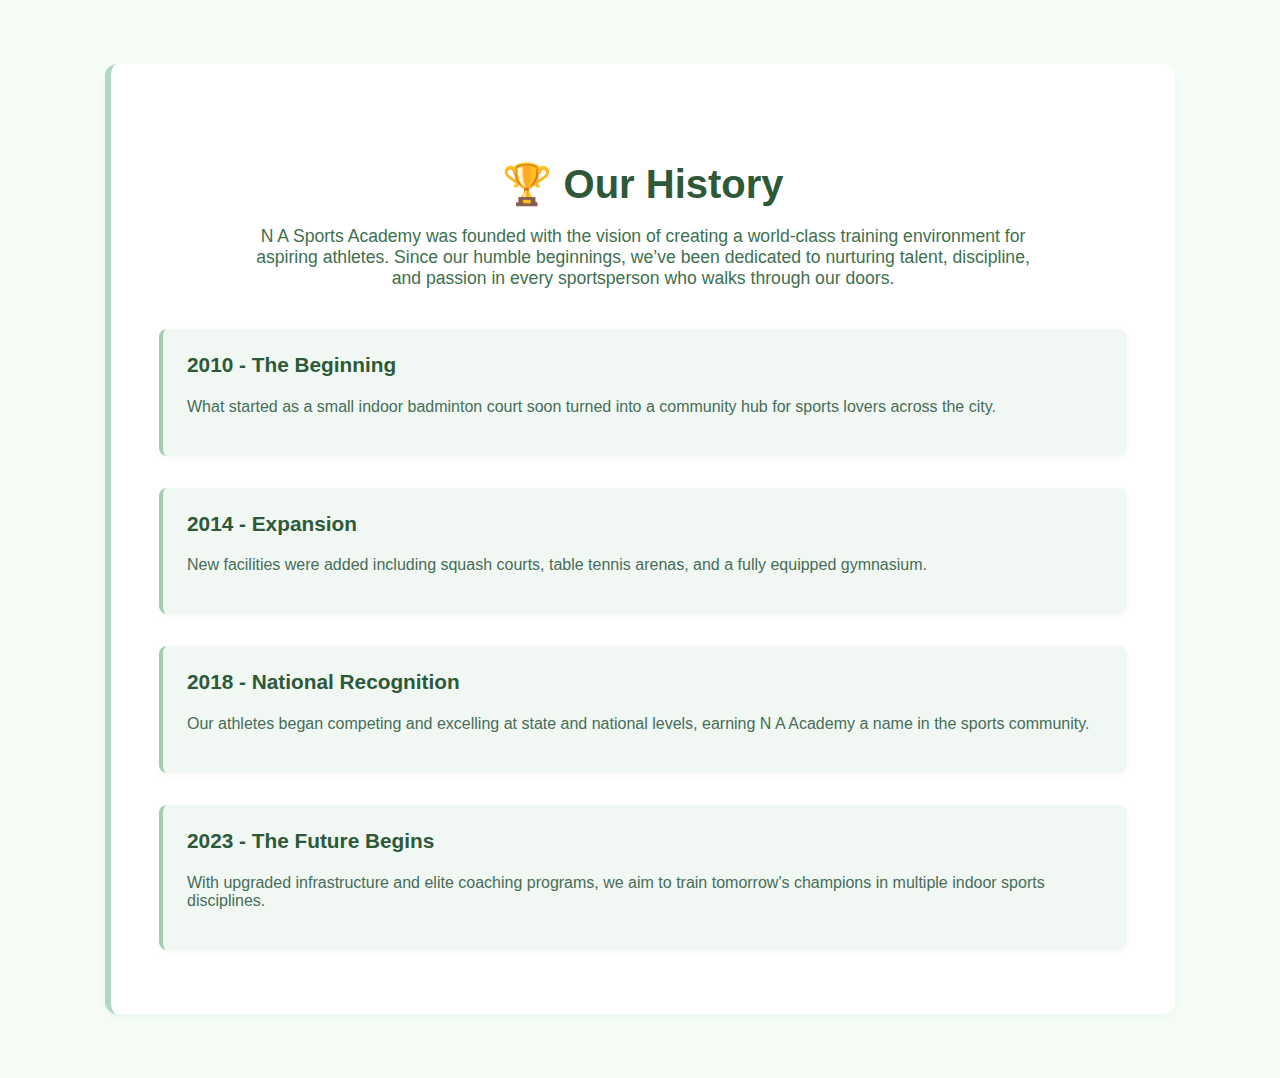
<file: history.html>
<!DOCTYPE html>
<html lang="en">
 <head>
   <meta charset="UTF-8" />
   <meta name="viewport" content="width=device-width, initial-scale=1.0"/>
   <title>N A Sports Academy - History</title>
   <link rel="stylesheet" href="history.css">
   <link rel="icon" href="Image-1/sport icon.png">
 </head>
 <body>
  <section class="academy-history">
    <h2>🏆 Our History</h2>
    <p class="intro">
      N A Sports Academy was founded with the vision of creating a world-class training environment for aspiring athletes. Since our humble beginnings, we’ve been dedicated to nurturing talent, discipline, and passion in every sportsperson who walks through our doors.
    </p>

    <div class="timeline">
      <div class="event animate">
        <h3>2010 - The Beginning</h3>
        <p>What started as a small indoor badminton court soon turned into a community hub for sports lovers across the city.</p>
      </div>

      <div class="event animate">
        <h3>2014 - Expansion</h3>
        <p>New facilities were added including squash courts, table tennis arenas, and a fully equipped gymnasium.</p>
      </div>

      <div class="event animate">
        <h3>2018 - National Recognition</h3>
        <p>Our athletes began competing and excelling at state and national levels, earning N A Academy a name in the sports community.</p>
      </div>

      <div class="event animate">
        <h3>2023 - The Future Begins</h3>
        <p>With upgraded infrastructure and elite coaching programs, we aim to train tomorrow's champions in multiple indoor sports disciplines.</p>
      </div>
    </div>
  </section>

  <script>
    const observer = new IntersectionObserver((entries) => {
    entries.forEach(entry => {
    if (entry.isIntersecting) {
    entry.target.classList.add('visible');
    observer.unobserve(entry.target); }
    }); },
    { threshold: 0.2 });
    document.querySelectorAll('.animate').forEach(el => {
    observer.observe(el);
    });
  </script>

 </body>
</html>
</file>
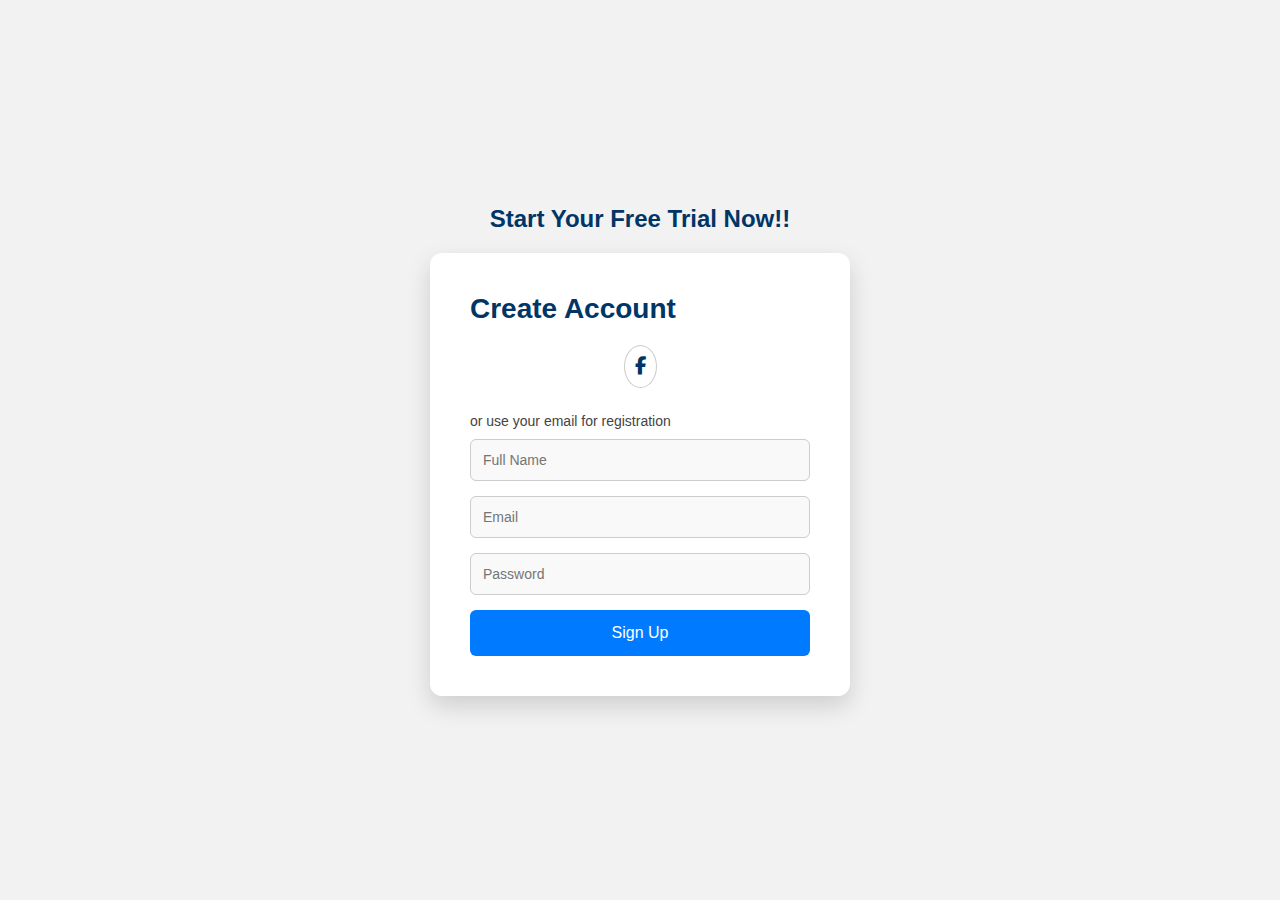
<file: register.html>
<!DOCTYPE html>
<html lang="en">
<head>
    <meta charset="UTF-8">
    <meta name="viewport" content="width=device-width, initial-scale=1.0">
    <title>NA.Sports - Register</title>
    <link rel="icon" href="Image-1/sport icon.png">
    <link rel="stylesheet" href="register.css">
    <link rel="stylesheet" href="https://cdnjs.cloudflare.com/ajax/libs/font-awesome/6.5.0/css/all.min.css" integrity="sha512-..." crossorigin="anonymous" referrerpolicy="no-referrer" />
</head>
<body>
    <h2>Start Your Free Trial Now!!</h2>
    <div class="container" id="container">
        <div class="form-container sign-up-container">
          <form action="#" method="POST">
            <h1>Create Account</h1>
            
            <div class="social-container">
              <a href="https://www.facebook.com" href="#" class="social"><i class="fab fa-facebook-f"></i></a>  
            </div>

           <span>or use your email for registration</span>

            <input type="text" placeholder="Full Name" name="name" required>
            <input type="email" placeholder="Email" name="email" required>
            <input type="password" placeholder="Password" name="password" required>

            <button type="submit">Sign Up</button>
          </form>
        </div>
    </div>
</body>
</html>
</file>
<file: history.css>
/* Base styles */
body {
  margin: 0;
  font-family: 'Segoe UI', Tahoma, Geneva, Verdana, sans-serif;
  background-color: #f6fdf7;
  color: #2e5939;
}

/* History Section */
.academy-history {
  background-color: #ffffff;
  padding: 4rem 2rem;
  max-width: 1000px;
  margin: 4rem auto;
  border-radius: 12px;
  box-shadow: 0 4px 12px rgba(46, 125, 50, 0.05);
  border-left: 6px solid #b2d8c4;
}

.academy-history h2 {
  font-size: 2.5rem;
  color: #2e5939;
  margin-bottom: 1rem;
  text-align: center;
}

.academy-history .intro {
  font-size: 1.1rem;
  color: #3e704e;
  margin-bottom: 2.5rem;
  max-width: 800px;
  margin-left: auto;
  margin-right: auto;
  text-align: center;
}

.timeline {
  display: flex;
  flex-direction: column;
  gap: 2rem;
  padding: 0 1rem;
}

.event {
  background-color: #f1f8f3;
  border-left: 4px solid #a7cbb3;
  padding: 1.5rem;
  border-radius: 8px;
  box-shadow: 0 2px 8px rgba(0,0,0,0.03);
}

.event h3 {
  margin-top: 0;
  color: #2e5939;
  font-size: 1.3rem;
}

.event p {
  color: #476c58;
  font-size: 1rem;
}

/* Animation Styles */
@keyframes fadeSlideUp {
  0% {
    opacity: 0;
    transform: translateY(40px);
  }
  100% {
    opacity: 1;
    transform: translateY(0);
  }
}

.animate {
  opacity: 0;
  transform: translateY(40px);
  transition: opacity 0.6s ease-out, transform 0.6s ease-out;
}

.animate.visible {
  opacity: 1;
  transform: translateY(0);
}
</file>
<file: register.css>
* {
    box-sizing: border-box;
    margin: 0;
    padding: 0;
}

body {
    font-family: 'Segoe UI', Tahoma, Geneva, Verdana, sans-serif;
    background: #f2f2f2;
    display: flex;
    flex-direction: column;
    align-items: center;
    justify-content: center;
    height: 100vh;
    color: #003566;
}

h2 {
    margin-bottom: 20px;
    color: #003566;
}

.container {
    background-color: #ffffff;
    border-radius: 12px;
    box-shadow: 0 10px 25px rgba(0, 0, 0, 0.15);
    padding: 40px;
    width: 100%;
    max-width: 420px;
}

form {
    display: flex;
    flex-direction: column;
}

h1 {
    margin-bottom: 10px;
    font-size: 28px;
    font-weight: bold;
}

.social-container {
    margin: 10px 0;
    display: flex;
    justify-content: center;
}

.social {
    border: 1px solid #ccc;
    border-radius: 50%;
    padding: 10px;
    margin: 0 5px;
    text-decoration: none;
    color: #003566;
    font-size: 18px;
    transition: background 0.3s ease;
}

.social:hover {
    background-color: #003566;
    color: #fff;
}

span {
    font-size: 14px;
    margin: 15px 0 10px;
    color: #444;
}

input {
    background-color: #f9f9f9;
    border: 1px solid #ccc;
    padding: 12px;
    margin-bottom: 15px;
    border-radius: 6px;
    font-size: 14px;
    transition: border-color 0.3s ease;
}

input:focus {
    border-color: #003566;
    outline: none;
}

button {
    background-color: #007bff;
    color: white;
    border: none;
    padding: 14px;
    font-size: 16px;
    border-radius: 6px;
    cursor: pointer;
    transition: background-color 0.3s ease;
}

button:hover {
    background-color: #005f99;
}
</file>
